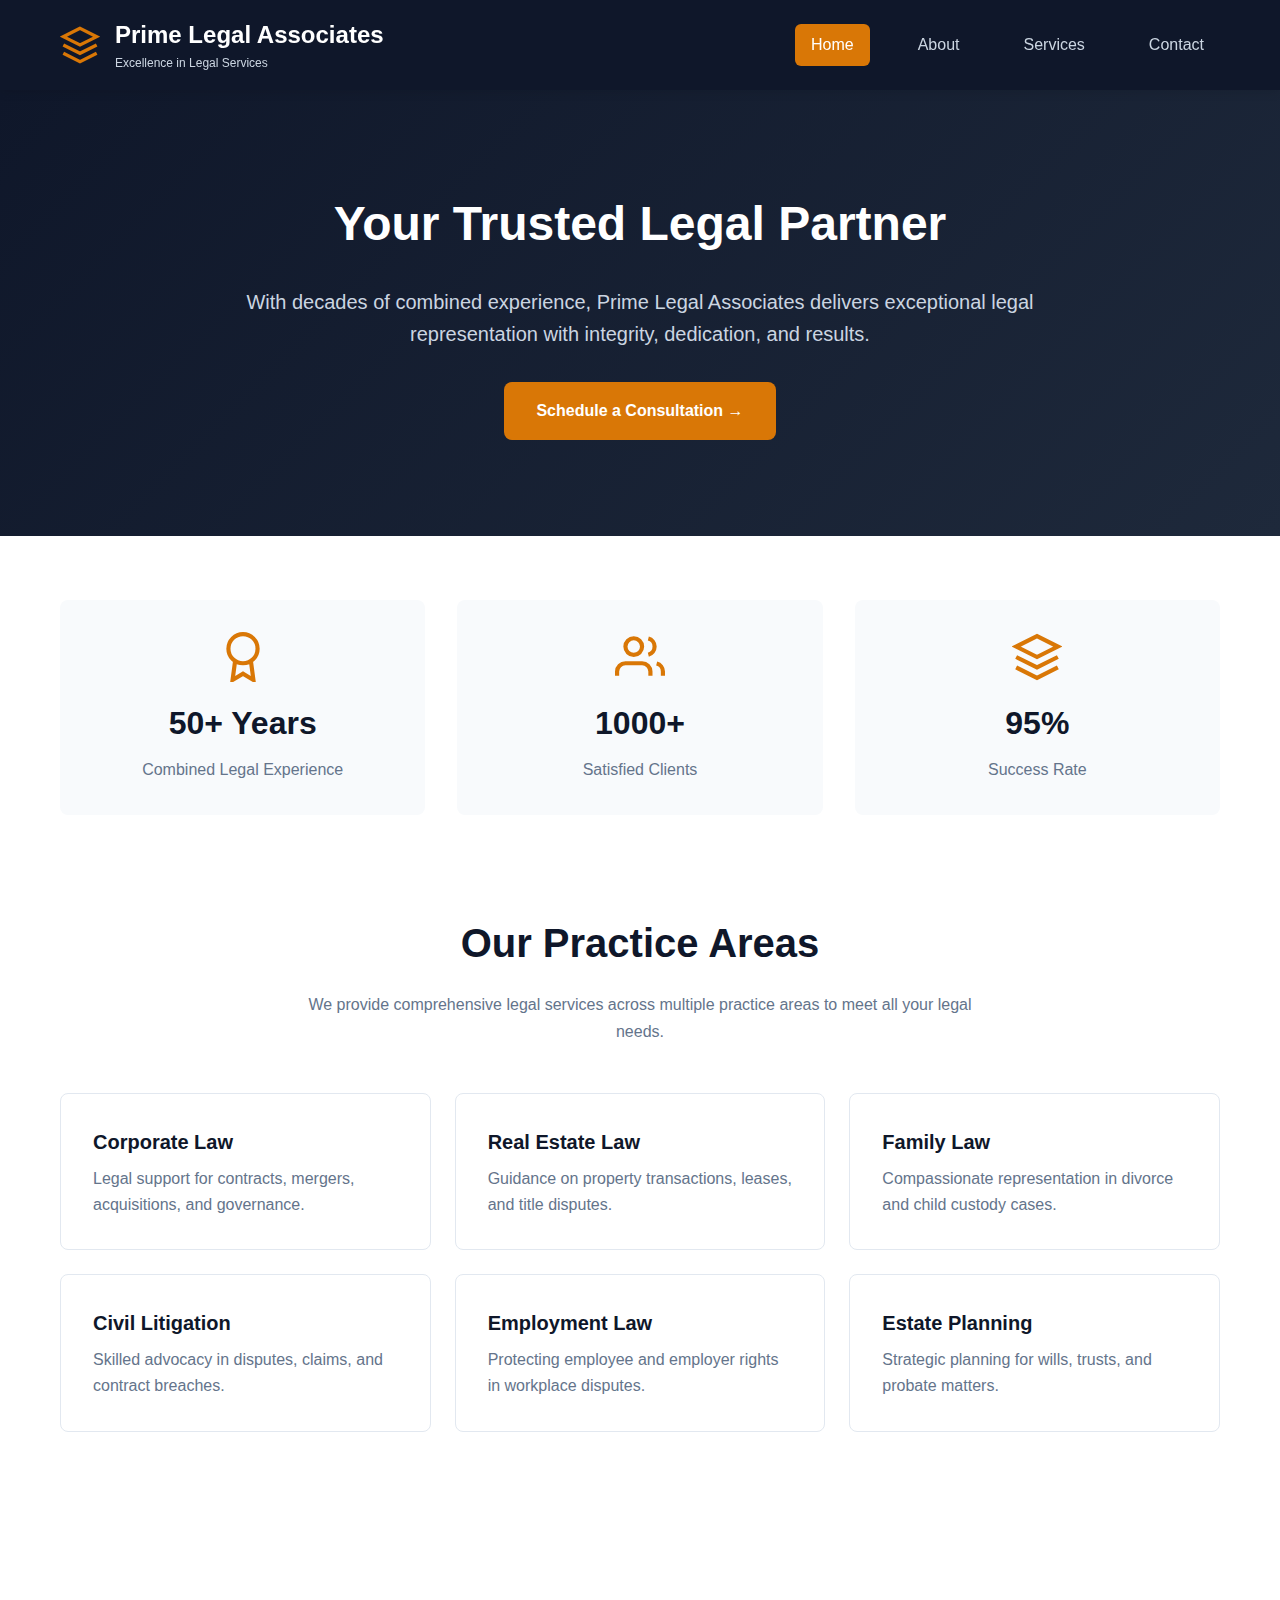
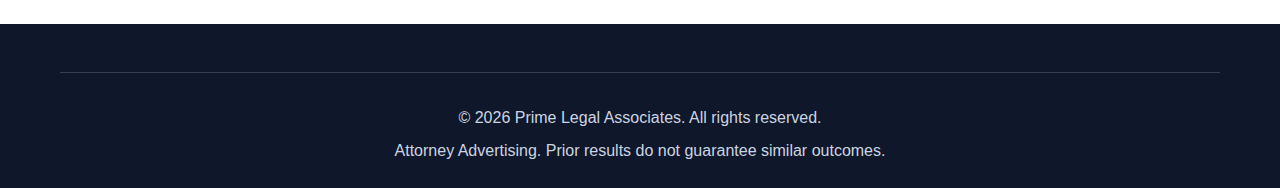
<file: index.html>
<!DOCTYPE html>
<html lang="en">
<head>
    <meta charset="UTF-8">
    <meta name="viewport" content="width=device-width, initial-scale=1.0">
    <title>Prime Legal Associates | Home</title>

    <!-- Main stylesheet -->
    <link rel="stylesheet" href="style.css">
</head>
<body>

    <!-- ================= HEADER ================= -->
    <header>
        <div class="container">
            <div class="header-content">

                <!-- Logo -->
                <div class="logo">
                    <svg class="logo-icon" viewBox="0 0 24 24" fill="none" stroke="currentColor" stroke-width="2">
                        <path d="M12 2L2 7l10 5 10-5-10-5z"/>
                        <path d="M2 17l10 5 10-5"/>
                        <path d="M2 12l10 5 10-5"/>
                    </svg>

                    <div class="logo-text">
                        <h1>Prime Legal Associates</h1>
                        <p>Excellence in Legal Services</p>
                    </div>
                </div>

                <!-- Navigation -->
                <nav id="mainNav">
                    <a href="index.html" class="active">Home</a>
                    <a href="about.html">About</a>
                    <a href="services.html">Services</a>
                    <a href="contact.html">Contact</a>
                </nav>

                <!-- Mobile menu button -->
                <button class="mobile-menu" onclick="toggleMenu()">☰</button>

            </div>
        </div>
    </header>

    <!-- ================= HERO SECTION ================= -->
    <section class="hero">
        <div class="container">
            <h2>Your Trusted Legal Partner</h2>
            <p>
                With decades of combined experience, Prime Legal Associates delivers
                exceptional legal representation with integrity, dedication, and results.
            </p>
            <a href="contact.html" class="cta-button">
                Schedule a Consultation →
            </a>
        </div>
    </section>

    <!-- ================= STATS & SERVICES ================= -->
    <section class="stats">
        <div class="container">

            <!-- Stats -->
            <div class="stats-grid">

                <div class="stat-card">
                    <svg class="stat-icon" viewBox="0 0 24 24" fill="none" stroke="currentColor" stroke-width="2">
                        <circle cx="12" cy="8" r="7"/>
                        <polyline points="8.21 13.89 7 23 12 20 17 23 15.79 13.88"/>
                    </svg>
                    <h3>50+ Years</h3>
                    <p>Combined Legal Experience</p>
                </div>

                <div class="stat-card">
                    <svg class="stat-icon" viewBox="0 0 24 24" fill="none" stroke="currentColor" stroke-width="2">
                        <path d="M17 21v-2a4 4 0 0 0-4-4H5a4 4 0 0 0-4 4v2"/>
                        <circle cx="9" cy="7" r="4"/>
                        <path d="M23 21v-2a4 4 0 0 0-3-3.87"/>
                        <path d="M16 3.13a4 4 0 0 1 0 7.75"/>
                    </svg>
                    <h3>1000+</h3>
                    <p>Satisfied Clients</p>
                </div>

                <div class="stat-card">
                    <svg class="stat-icon" viewBox="0 0 24 24" fill="none" stroke="currentColor" stroke-width="2">
                        <path d="M12 2L2 7l10 5 10-5-10-5z"/>
                        <path d="M2 17l10 5 10-5"/>
                        <path d="M2 12l10 5 10-5"/>
                    </svg>
                    <h3>95%</h3>
                    <p>Success Rate</p>
                </div>

            </div>

            <!-- Services -->
            <div class="services">
                <div class="section-header">
                    <h2>Our Practice Areas</h2>
                    <p>
                        We provide comprehensive legal services across multiple practice
                        areas to meet all your legal needs.
                    </p>
                </div>

                <div class="services-grid">

                    <div class="service-card">
                        <h3>Corporate Law</h3>
                        <p>Legal support for contracts, mergers, acquisitions, and governance.</p>
                    </div>

                    <div class="service-card">
                        <h3>Real Estate Law</h3>
                        <p>Guidance on property transactions, leases, and title disputes.</p>
                    </div>

                    <div class="service-card">
                        <h3>Family Law</h3>
                        <p>Compassionate representation in divorce and child custody cases.</p>
                    </div>

                    <div class="service-card">
                        <h3>Civil Litigation</h3>
                        <p>Skilled advocacy in disputes, claims, and contract breaches.</p>
                    </div>

                    <div class="service-card">
                        <h3>Employment Law</h3>
                        <p>Protecting employee and employer rights in workplace disputes.</p>
                    </div>

                    <div class="service-card">
                        <h3>Estate Planning</h3>
                        <p>Strategic planning for wills, trusts, and probate matters.</p>
                    </div>

                </div>
            </div>

        </div>
    </section>

    <!-- ================= FOOTER ================= -->
    <footer>
        <div class="container">
            <div class="footer-bottom">
                <p>&copy; 2026 Prime Legal Associates. All rights reserved.</p>
                <p class="disclaimer">
                    Attorney Advertising. Prior results do not guarantee similar outcomes.
                </p>
            </div>
        </div>
    </footer>

    <!-- ================= JAVASCRIPT ================= -->
    <script>
        function toggleMenu() {
            const nav = document.getElementById("mainNav");

            if (nav.style.display === "flex") {
                nav.style.display = "none";
            } else {
                nav.style.display = "flex";
                nav.style.flexDirection = "column";
                nav.style.position = "absolute";
                nav.style.top = "70px";
                nav.style.right = "20px";
                nav.style.backgroundColor = "#0f172a";
                nav.style.padding = "1rem";
                nav.style.borderRadius = "8px";
            }
        }
    </script>

</body>
</html>
</file>
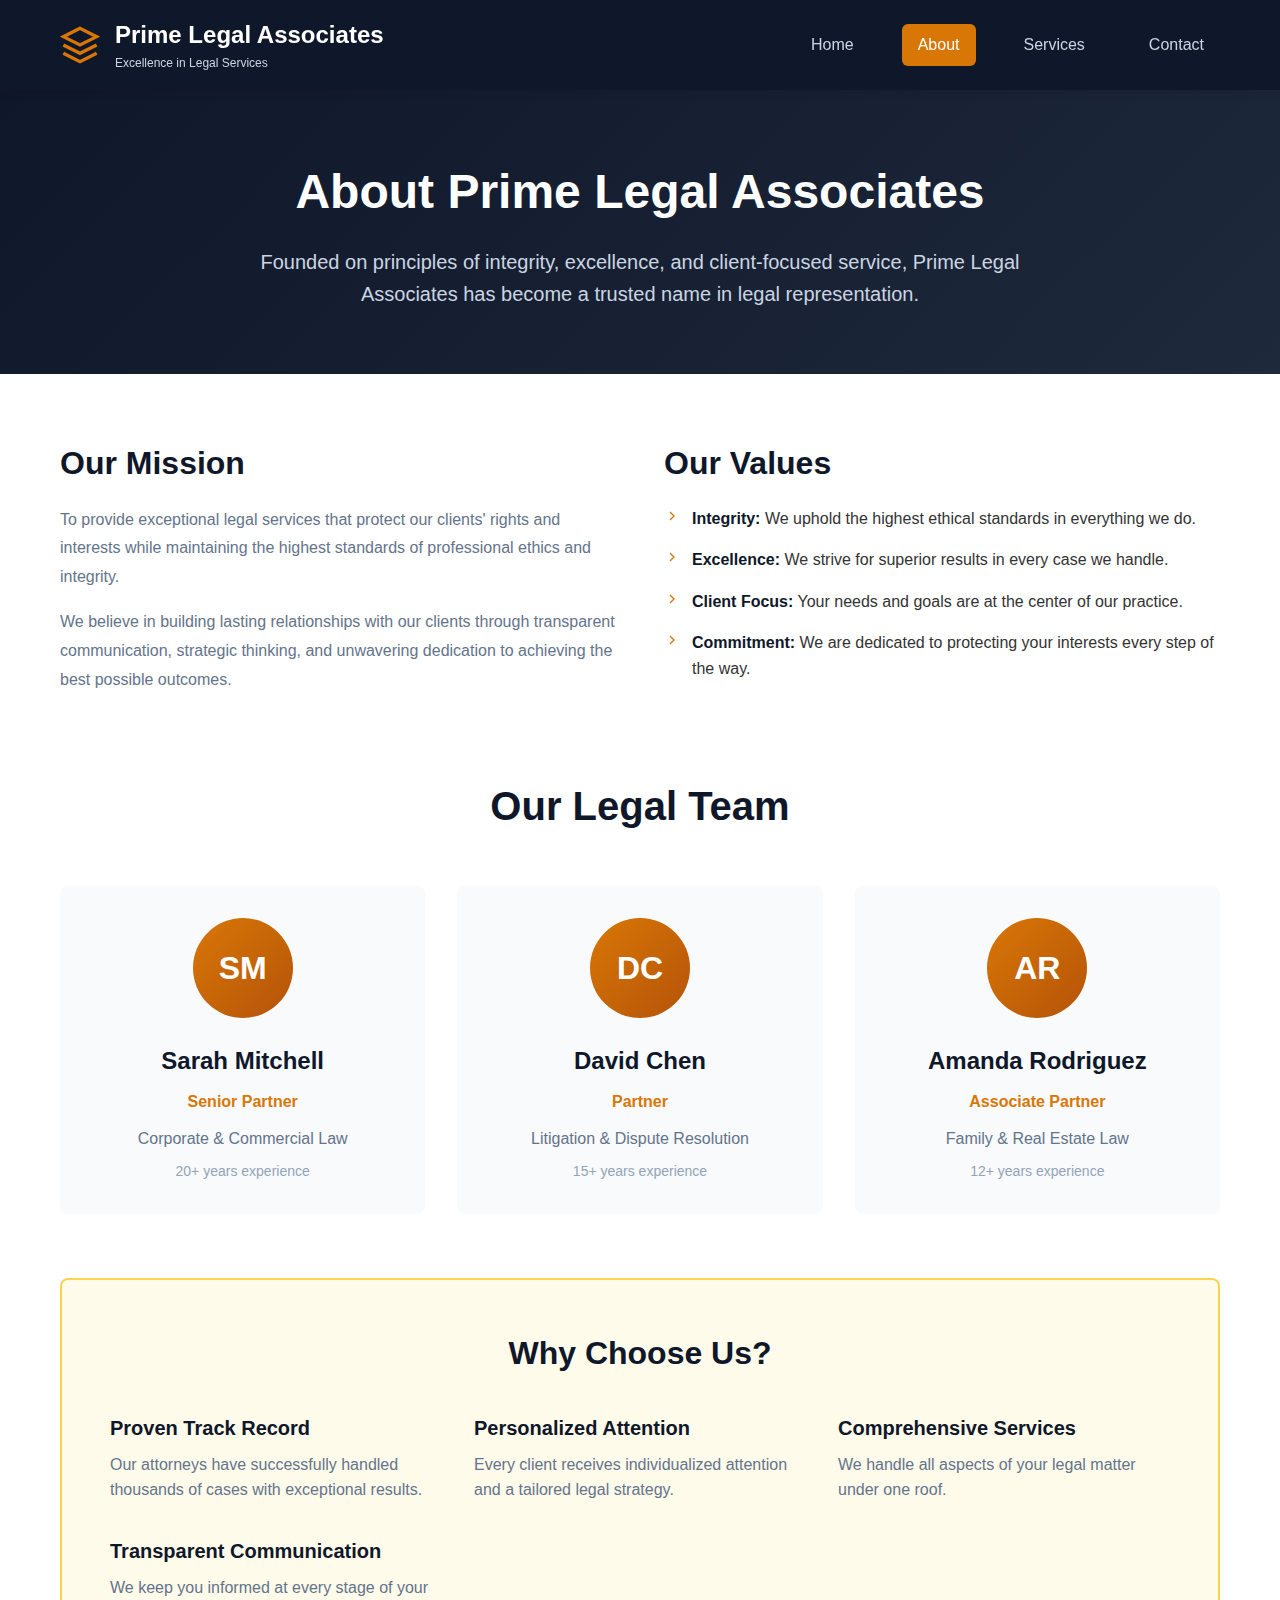
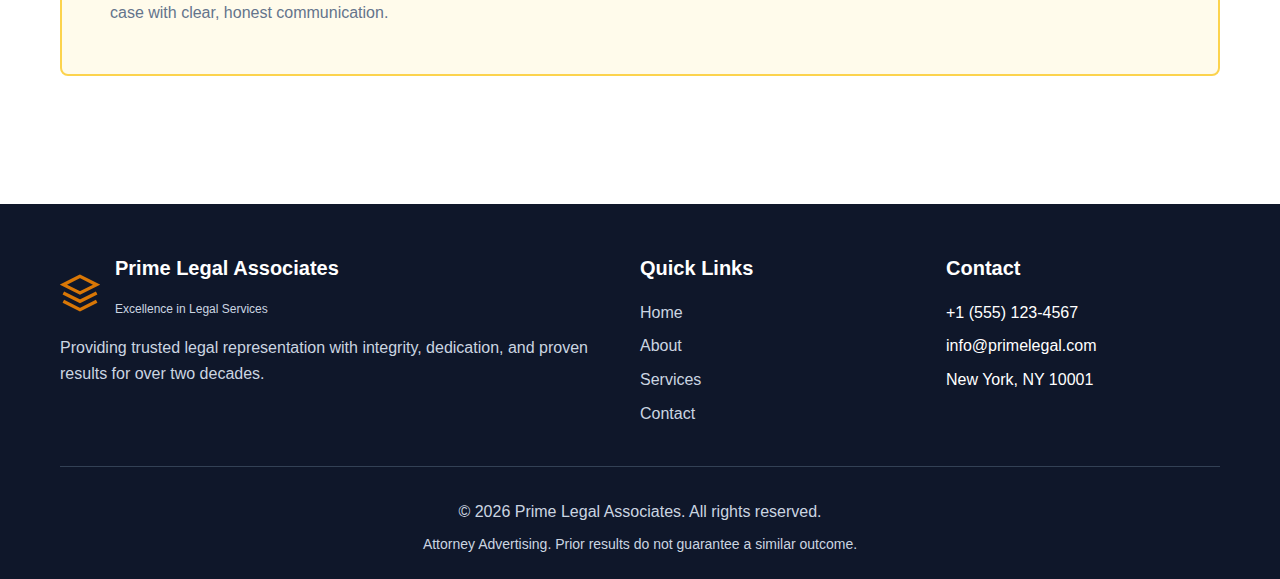
<file: about.html>
<!DOCTYPE html>
<html lang="en">
<head>
    <meta charset="UTF-8">
    <meta name="viewport" content="width=device-width, initial-scale=1.0">
    <title>About Us - Prime Legal Associates</title>
    <style>
        * {
            margin: 0;
            padding: 0;
            box-sizing: border-box;
        }

        body {
            font-family: -apple-system, BlinkMacSystemFont, 'Segoe UI', Roboto, 'Helvetica Neue', Arial, sans-serif;
            line-height: 1.6;
            color: #333;
        }

        /* Header Styles */
        header {
            background: #0f172a;
            color: white;
            padding: 1rem 0;
            position: sticky;
            top: 0;
            z-index: 1000;
            box-shadow: 0 2px 10px rgba(0,0,0,0.1);
        }

        .container {
            max-width: 1200px;
            margin: 0 auto;
            padding: 0 20px;
        }

        .header-content {
            display: flex;
            justify-content: space-between;
            align-items: center;
        }

        .logo {
            display: flex;
            align-items: center;
            gap: 15px;
        }

        .logo-icon {
            width: 40px;
            height: 40px;
            color: #d97706;
        }

        .logo-text h1 {
            font-size: 1.5rem;
            font-weight: bold;
        }

        .logo-text p {
            font-size: 0.75rem;
            color: #cbd5e1;
        }

        nav {
            display: flex;
            gap: 2rem;
        }

        nav a {
            color: #cbd5e1;
            text-decoration: none;
            padding: 0.5rem 1rem;
            border-radius: 6px;
            transition: all 0.3s;
        }

        nav a:hover, nav a.active {
            background: #d97706;
            color: white;
        }

        .mobile-menu {
            display: none;
            background: none;
            border: none;
            color: white;
            font-size: 1.5rem;
            cursor: pointer;
        }

        /* Page Header */
        .page-header {
            background: linear-gradient(135deg, #0f172a 0%, #1e293b 100%);
            color: white;
            padding: 4rem 0;
            text-align: center;
        }

        .page-header h2 {
            font-size: 3rem;
            margin-bottom: 1rem;
        }

        .page-header p {
            font-size: 1.25rem;
            color: #cbd5e1;
            max-width: 800px;
            margin: 0 auto;
        }

        /* Main Content */
        .main-content {
            padding: 4rem 0;
        }

        .content-grid {
            display: grid;
            grid-template-columns: repeat(auto-fit, minmax(300px, 1fr));
            gap: 3rem;
            margin-bottom: 4rem;
        }

        .content-section h3 {
            font-size: 2rem;
            margin-bottom: 1rem;
            color: #0f172a;
        }

        .content-section p {
            color: #64748b;
            margin-bottom: 1rem;
            line-height: 1.8;
        }

        /* Values List */
        .values-list {
            list-style: none;
        }

        .values-list li {
            display: flex;
            align-items: flex-start;
            margin-bottom: 1rem;
            padding-left: 0;
        }

        .values-list svg {
            width: 16px;
            height: 16px;
            color: #d97706;
            margin-right: 0.75rem;
            margin-top: 2px;
            flex-shrink: 0;
            min-width: 16px;
        }

        .values-list strong {
            color: #0f172a;
        }

        /* Team Section */
        .team-section {
            margin-bottom: 4rem;
        }

        .section-title {
            text-align: center;
            font-size: 2.5rem;
            margin-bottom: 3rem;
            color: #0f172a;
        }

        .team-grid {
            display: grid;
            grid-template-columns: repeat(auto-fit, minmax(280px, 1fr));
            gap: 2rem;
        }

        .team-card {
            background: #f8fafc;
            border-radius: 8px;
            padding: 2rem;
            text-align: center;
        }

        .team-avatar {
            width: 100px;
            height: 100px;
            background: linear-gradient(135deg, #d97706 0%, #b45309 100%);
            border-radius: 50%;
            margin: 0 auto 1.5rem;
            display: flex;
            align-items: center;
            justify-content: center;
            font-size: 2rem;
            font-weight: bold;
            color: white;
        }

        .team-card h4 {
            font-size: 1.5rem;
            margin-bottom: 0.5rem;
            color: #0f172a;
        }

        .team-role {
            color: #d97706;
            font-weight: 600;
            margin-bottom: 0.75rem;
        }

        .team-specialty {
            color: #64748b;
            margin-bottom: 0.5rem;
        }

        .team-experience {
            color: #94a3b8;
            font-size: 0.875rem;
        }

        /* Why Choose Us Section */
        .why-choose {
            background: #fffbeb;
            border: 2px solid #fcd34d;
            border-radius: 8px;
            padding: 3rem;
        }

        .why-choose h3 {
            text-align: center;
            font-size: 2rem;
            margin-bottom: 2rem;
            color: #0f172a;
        }

        .features-grid {
            display: grid;
            grid-template-columns: repeat(auto-fit, minmax(250px, 1fr));
            gap: 2rem;
        }

        .feature-item h4 {
            font-size: 1.25rem;
            margin-bottom: 0.5rem;
            color: #0f172a;
        }

        .feature-item p {
            color: #64748b;
        }

        /* Footer */
        footer {
            background: #0f172a;
            color: white;
            padding: 3rem 0 1rem;
            margin-top: 4rem;
        }

        .footer-grid {
            display: grid;
            grid-template-columns: 2fr 1fr 1fr;
            gap: 2rem;
            margin-bottom: 2rem;
        }

        .footer-section h3 {
            font-size: 1.25rem;
            margin-bottom: 1rem;
        }

        .footer-section p {
            color: #cbd5e1;
            margin-bottom: 1rem;
        }

        .footer-links {
            list-style: none;
        }

        .footer-links li {
            margin-bottom: 0.5rem;
        }

        .footer-links a {
            color: #cbd5e1;
            text-decoration: none;
            transition: color 0.3s;
        }

        .footer-links a:hover {
            color: #d97706;
        }

        .footer-bottom {
            border-top: 1px solid #334155;
            padding-top: 2rem;
            text-align: center;
            color: #cbd5e1;
        }

        .footer-bottom p {
            margin-bottom: 0.5rem;
        }

        /* Responsive */
        @media (max-width: 768px) {
            nav {
                display: none;
            }

            .mobile-menu {
                display: block;
            }

            .page-header h2 {
                font-size: 2rem;
            }

            .page-header p {
                font-size: 1rem;
            }

            .content-grid {
                grid-template-columns: 1fr;
            }

            .footer-grid {
                grid-template-columns: 1fr;
            }

            .team-grid {
                grid-template-columns: 1fr;
            }

            .features-grid {
                grid-template-columns: 1fr;
            }
        }

        svg {
            display: block;
        }
    </style>
</head>
<body>
    <!-- Header -->
    <header>
        <div class="container">
            <div class="header-content">
                <div class="logo">
                    <svg class="logo-icon" viewBox="0 0 24 24" fill="none" stroke="currentColor" stroke-width="2">
                        <path d="M12 2L2 7l10 5 10-5-10-5z"/>
                        <path d="M2 17l10 5 10-5"/>
                        <path d="M2 12l10 5 10-5"/>
                    </svg>
                    <div class="logo-text">
                        <h1>Prime Legal Associates</h1>
                        <p>Excellence in Legal Services</p>
                    </div>
                </div>
                <nav id="mainNav">
                    <a href="index.html">Home</a>
                    <a href="about.html" class="active">About</a>
                    <a href="services.html">Services</a>
                    <a href="contact.html">Contact</a>
                </nav>
                <button class="mobile-menu" onclick="toggleMenu()">☰</button>
            </div>
        </div>
    </header>

    <!-- Page Header -->
    <section class="page-header">
        <div class="container">
            <h2>About Prime Legal Associates</h2>
            <p>Founded on principles of integrity, excellence, and client-focused service, Prime Legal Associates has become a trusted name in legal representation.</p>
        </div>
    </section>

    <!-- Main Content -->
    <section class="main-content">
        <div class="container">
            <!-- Mission and Values -->
            <div class="content-grid">
                <div class="content-section">
                    <h3>Our Mission</h3>
                    <p>To provide exceptional legal services that protect our clients' rights and interests while maintaining the highest standards of professional ethics and integrity.</p>
                    <p>We believe in building lasting relationships with our clients through transparent communication, strategic thinking, and unwavering dedication to achieving the best possible outcomes.</p>
                </div>

                <div class="content-section">
                    <h3>Our Values</h3>
                    <ul class="values-list">
                        <li>
                            <svg viewBox="0 0 24 24" fill="none" stroke="currentColor" stroke-width="2">
                                <polyline points="9 18 15 12 9 6"/>
                            </svg>
                            <span><strong>Integrity:</strong> We uphold the highest ethical standards in everything we do.</span>
                        </li>
                        <li>
                            <svg viewBox="0 0 24 24" fill="none" stroke="currentColor" stroke-width="2">
                                <polyline points="9 18 15 12 9 6"/>
                            </svg>
                            <span><strong>Excellence:</strong> We strive for superior results in every case we handle.</span>
                        </li>
                        <li>
                            <svg viewBox="0 0 24 24" fill="none" stroke="currentColor" stroke-width="2">
                                <polyline points="9 18 15 12 9 6"/>
                            </svg>
                            <span><strong>Client Focus:</strong> Your needs and goals are at the center of our practice.</span>
                        </li>
                        <li>
                            <svg viewBox="0 0 24 24" fill="none" stroke="currentColor" stroke-width="2">
                                <polyline points="9 18 15 12 9 6"/>
                            </svg>
                            <span><strong>Commitment:</strong> We are dedicated to protecting your interests every step of the way.</span>
                        </li>
                    </ul>
                </div>
            </div>

            <!-- Team Section -->
            <div class="team-section">
                <h3 class="section-title">Our Legal Team</h3>
                <div class="team-grid">
                    <div class="team-card">
                        <div class="team-avatar">SM</div>
                        <h4>Sarah Mitchell</h4>
                        <p class="team-role">Senior Partner</p>
                        <p class="team-specialty">Corporate & Commercial Law</p>
                        <p class="team-experience">20+ years experience</p>
                    </div>

                    <div class="team-card">
                        <div class="team-avatar">DC</div>
                        <h4>David Chen</h4>
                        <p class="team-role">Partner</p>
                        <p class="team-specialty">Litigation & Dispute Resolution</p>
                        <p class="team-experience">15+ years experience</p>
                    </div>

                    <div class="team-card">
                        <div class="team-avatar">AR</div>
                        <h4>Amanda Rodriguez</h4>
                        <p class="team-role">Associate Partner</p>
                        <p class="team-specialty">Family & Real Estate Law</p>
                        <p class="team-experience">12+ years experience</p>
                    </div>
                </div>
            </div>

            <!-- Why Choose Us -->
            <div class="why-choose">
                <h3>Why Choose Us?</h3>
                <div class="features-grid">
                    <div class="feature-item">
                        <h4>Proven Track Record</h4>
                        <p>Our attorneys have successfully handled thousands of cases with exceptional results.</p>
                    </div>
                    <div class="feature-item">
                        <h4>Personalized Attention</h4>
                        <p>Every client receives individualized attention and a tailored legal strategy.</p>
                    </div>
                    <div class="feature-item">
                        <h4>Comprehensive Services</h4>
                        <p>We handle all aspects of your legal matter under one roof.</p>
                    </div>
                    <div class="feature-item">
                        <h4>Transparent Communication</h4>
                        <p>We keep you informed at every stage of your case with clear, honest communication.</p>
                    </div>
                </div>
            </div>
        </div>
    </section>

    <!-- Footer -->
    <footer>
        <div class="container">
            <div class="footer-grid">
                <div class="footer-section">
                    <div class="logo">
                        <svg class="logo-icon" viewBox="0 0 24 24" fill="none" stroke="currentColor" stroke-width="2">
                            <path d="M12 2L2 7l10 5 10-5-10-5z"/>
                            <path d="M2 17l10 5 10-5"/>
                            <path d="M2 12l10 5 10-5"/>
                        </svg>
                        <div class="logo-text">
                            <h3>Prime Legal Associates</h3>
                            <p>Excellence in Legal Services</p>
                        </div>
                    </div>
                    <p>Providing trusted legal representation with integrity, dedication, and proven results for over two decades.</p>
                </div>

                <div class="footer-section">
                    <h3>Quick Links</h3>
                    <ul class="footer-links">
                        <li><a href="index.html">Home</a></li>
                        <li><a href="about.html">About</a></li>
                        <li><a href="services.html">Services</a></li>
                        <li><a href="contact.html">Contact</a></li>
                    </ul>
                </div>

                <div class="footer-section">
                    <h3>Contact</h3>
                    <ul class="footer-links">
                        <li>+1 (555) 123-4567</li>
                        <li>info@primelegal.com</li>
                        <li>New York, NY 10001</li>
                    </ul>
                </div>
            </div>

            <div class="footer-bottom">
                <p>&copy; 2026 Prime Legal Associates. All rights reserved.</p>
                <p style="font-size: 0.875rem;">Attorney Advertising. Prior results do not guarantee a similar outcome.</p>
            </div>
        </div>
    </footer>

    <script>
        function toggleMenu() {
            const nav = document.getElementById('mainNav');
            if (nav.style.display === 'flex') {
                nav.style.display = 'none';
            } else {
                nav.style.display = 'flex';
                nav.style.flexDirection = 'column';
                nav.style.position = 'absolute';
                nav.style.top = '70px';
                nav.style.right = '20px';
                nav.style.background = '#0f172a';
                nav.style.padding = '1rem';
                nav.style.borderRadius = '8px';
            }
        }
    </script>
</body>
</html>
</file>
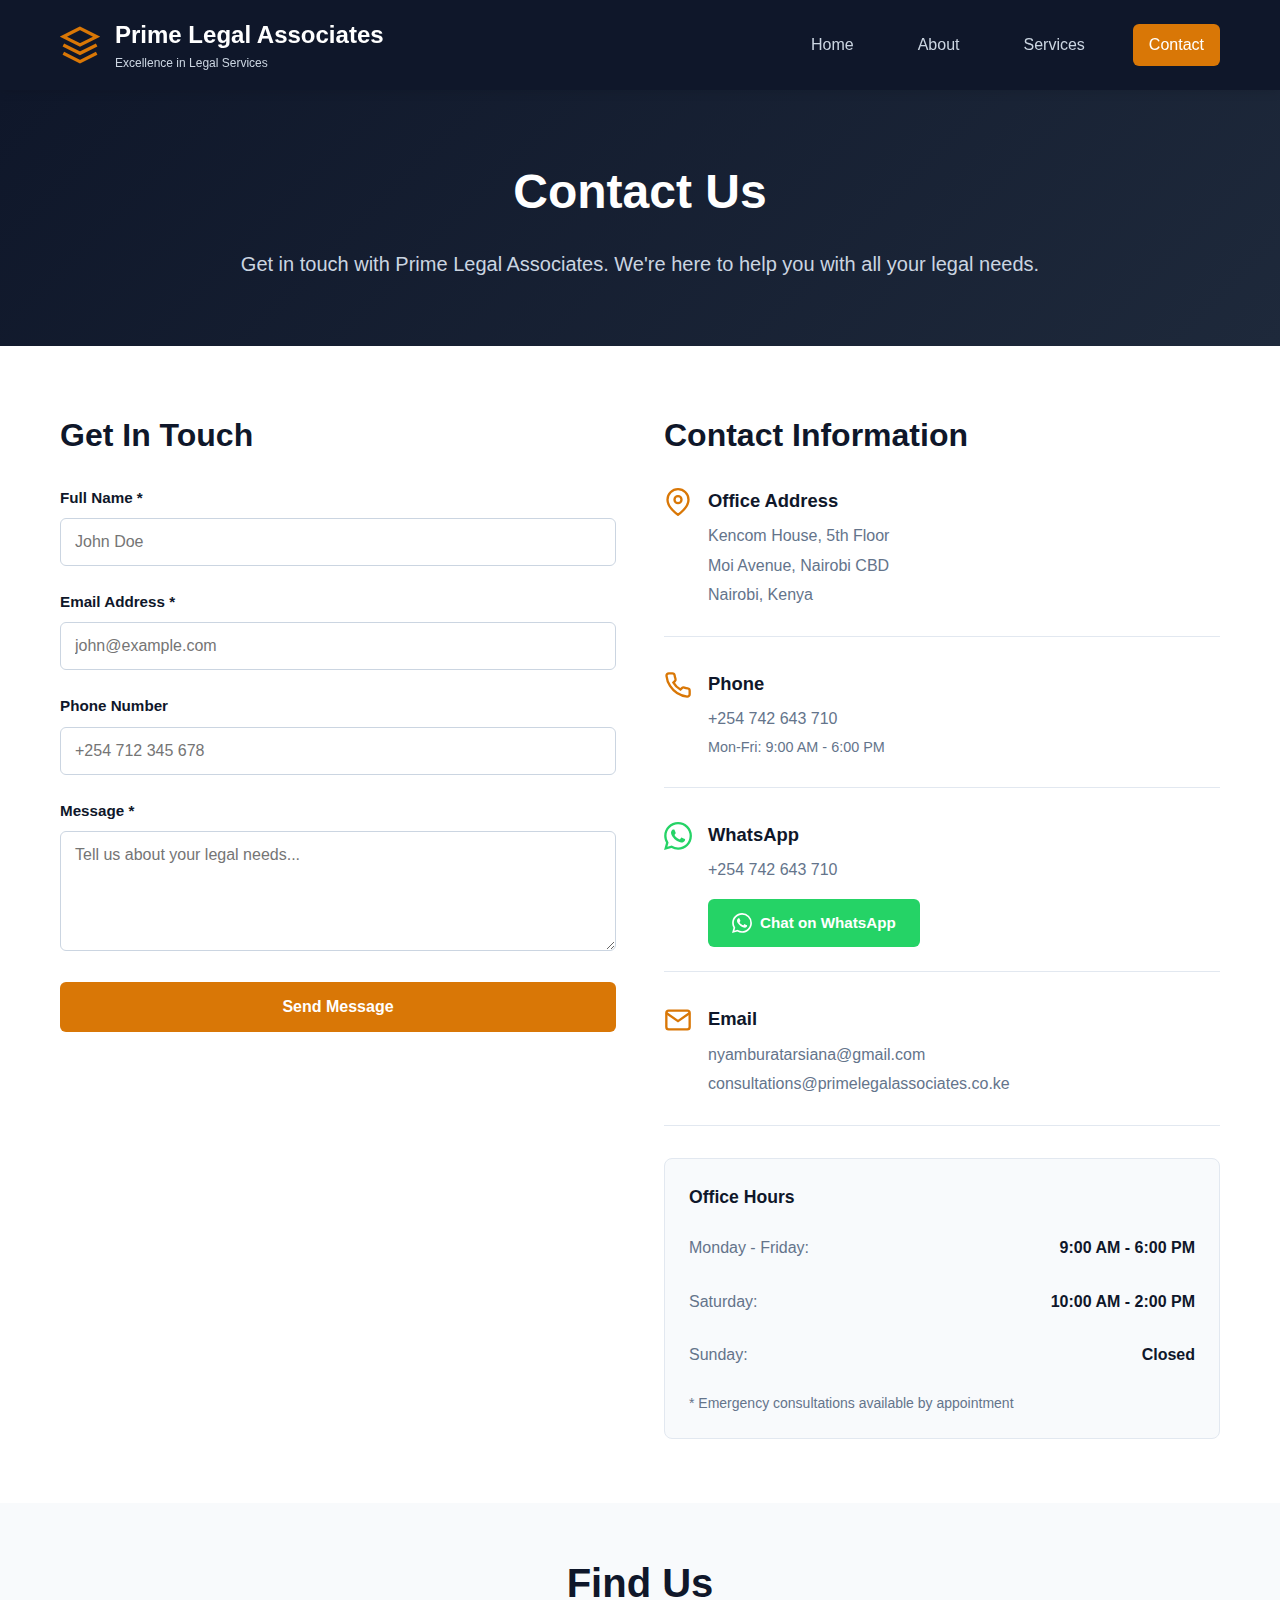
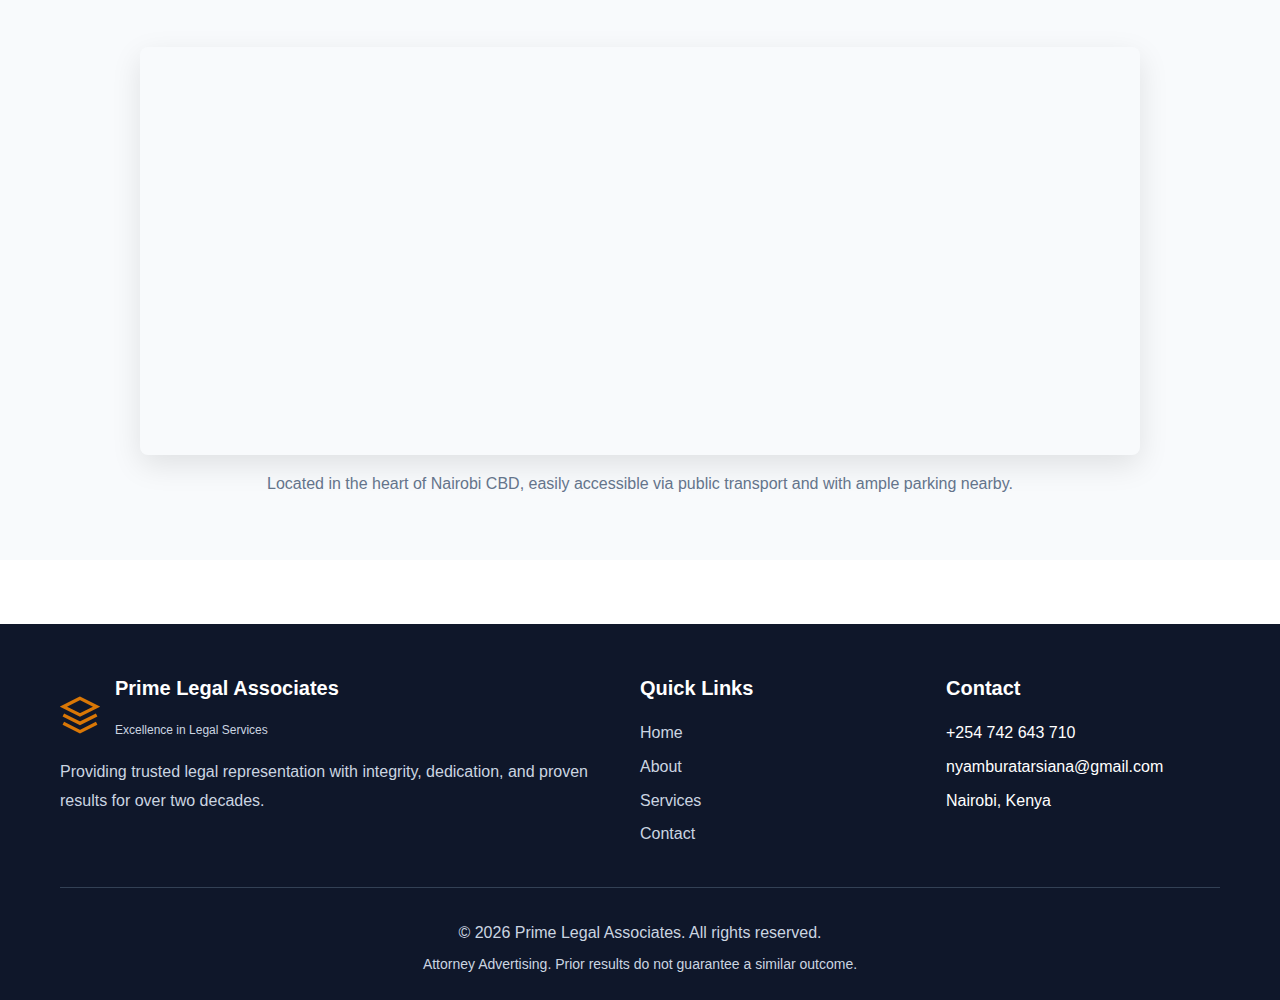
<file: contact.html>
<!DOCTYPE html>
<html lang="en">
<head>
    <meta charset="UTF-8">
    <meta name="viewport" content="width=device-width, initial-scale=1.0">
    <title>Contact Us - Prime Legal Associates</title>
    <link rel="stylesheet" href="style.css">
</head>
<body>
    <!-- Header -->
    <header>
        <div class="container">
            <div class="header-content">
                <div class="logo">
                    <svg class="logo-icon" viewBox="0 0 24 24" fill="none" stroke="currentColor" stroke-width="2">
                        <path d="M12 2L2 7l10 5 10-5-10-5z"/>
                        <path d="M2 17l10 5 10-5"/>
                        <path d="M2 12l10 5 10-5"/>
                    </svg>
                    <div class="logo-text">
                        <h1>Prime Legal Associates</h1>
                        <p>Excellence in Legal Services</p>
                    </div>
                </div>
                <nav id="mainNav">
                    <a href="index.html">Home</a>
                    <a href="about.html">About</a>
                    <a href="services.html">Services</a>
                    <a href="contact.html" class="active">Contact</a>
                </nav>
                <button class="mobile-menu" onclick="toggleMenu()">☰</button>
            </div>
        </div>
    </header>

    <!-- Page Header -->
    <section class="page-header">
        <div class="container">
            <h2>Contact Us</h2>
            <p>Get in touch with Prime Legal Associates. We're here to help you with all your legal needs.</p>
        </div>
    </section>

    <!-- Contact Content -->
    <section class="contact-content">
        <div class="container">
            <div class="contact-grid">
                <!-- Contact Form -->
                <div class="contact-form">
                    <h3>Get In Touch</h3>
                    
                    <div id="successMessage" class="success-message" style="display: none;">
                        <p><strong>Thank you for contacting us!</strong></p>
                        <p>We'll get back to you within 24 hours.</p>
                    </div>

                    <div id="errorMessage" class="error-message" style="display: none; background-color: #fee; border: 1px solid #fcc; padding: 1rem; border-radius: 8px; margin-bottom: 1rem;">
                        <p><strong>Oops! Something went wrong.</strong></p>
                        <p>Please try again or contact us via WhatsApp.</p>
                    </div>

                    <form id="contactForm">
                        <!-- IMPORTANT: Get your access key from https://web3forms.com -->
                        <input type="hidden" name="access_key" value="5e497607-f000-4c72-93e9-36d68eaa4527">
                        <input type="hidden" name="subject" value="New Contact Form Submission from Prime Legal Website">
                        <input type="hidden" name="redirect" value="">
                        
                        <div class="form-group">
                            <label for="fullName">Full Name *</label>
                            <input type="text" id="fullName" name="name" placeholder="John Doe" required>
                        </div>

                        <div class="form-group">
                            <label for="email">Email Address *</label>
                            <input type="email" id="email" name="email" placeholder="john@example.com" required>
                        </div>

                        <div class="form-group">
                            <label for="phone">Phone Number</label>
                            <input type="tel" id="phone" name="phone" placeholder="+254 712 345 678">
                        </div>

                        <div class="form-group">
                            <label for="message">Message *</label>
                            <textarea id="message" name="message" rows="5" placeholder="Tell us about your legal needs..." required></textarea>
                        </div>

                        <button type="submit" class="submit-button" id="submitBtn">Send Message</button>
                    </form>
                </div>

                <!-- Contact Information -->
                <div class="contact-info">
                    <h3>Contact Information</h3>

                    <!-- Office Address -->
                    <div class="info-item">
                        <svg class="info-icon" viewBox="0 0 24 24" fill="none" stroke="currentColor" stroke-width="2">
                            <path d="M21 10c0 7-9 13-9 13s-9-6-9-13a9 9 0 0 1 18 0z"/>
                            <circle cx="12" cy="10" r="3"/>
                        </svg>
                        <div class="info-content">
                            <h4>Office Address</h4>
                            <p>Kencom House, 5th Floor</p>
                            <p>Moi Avenue, Nairobi CBD</p>
                            <p>Nairobi, Kenya</p>
                        </div>
                    </div>

                    <!-- Phone -->
                    <div class="info-item">
                        <svg class="info-icon" viewBox="0 0 24 24" fill="none" stroke="currentColor" stroke-width="2">
                            <path d="M22 16.92v3a2 2 0 0 1-2.18 2 19.79 19.79 0 0 1-8.63-3.07 19.5 19.5 0 0 1-6-6 19.79 19.79 0 0 1-3.07-8.67A2 2 0 0 1 4.11 2h3a2 2 0 0 1 2 1.72 12.84 12.84 0 0 0 .7 2.81 2 2 0 0 1-.45 2.11L8.09 9.91a16 16 0 0 0 6 6l1.27-1.27a2 2 0 0 1 2.11-.45 12.84 12.84 0 0 0 2.81.7A2 2 0 0 1 22 16.92z"/>
                        </svg>
                        <div class="info-content">
                            <h4>Phone</h4>
                            <p>+254 742 643 710</p>
                            <p class="office-time">Mon-Fri: 9:00 AM - 6:00 PM</p>
                        </div>
                    </div>

                    <!-- WhatsApp -->
                    <div class="info-item">
                        <svg class="info-icon whatsapp-icon" viewBox="0 0 24 24" fill="currentColor">
                            <path d="M17.472 14.382c-.297-.149-1.758-.867-2.03-.967-.273-.099-.471-.148-.67.15-.197.297-.767.966-.94 1.164-.173.199-.347.223-.644.075-.297-.15-1.255-.463-2.39-1.475-.883-.788-1.48-1.761-1.653-2.059-.173-.297-.018-.458.13-.606.134-.133.298-.347.446-.52.149-.174.198-.298.298-.497.099-.198.05-.371-.025-.52-.075-.149-.669-1.612-.916-2.207-.242-.579-.487-.5-.669-.51-.173-.008-.371-.01-.57-.01-.198 0-.52.074-.792.372-.272.297-1.04 1.016-1.04 2.479 0 1.462 1.065 2.875 1.213 3.074.149.198 2.096 3.2 5.077 4.487.709.306 1.262.489 1.694.625.712.227 1.36.195 1.871.118.571-.085 1.758-.719 2.006-1.413.248-.694.248-1.289.173-1.413-.074-.124-.272-.198-.57-.347m-5.421 7.403h-.004a9.87 9.87 0 01-5.031-1.378l-.361-.214-3.741.982.998-3.648-.235-.374a9.86 9.86 0 01-1.51-5.26c.001-5.45 4.436-9.884 9.888-9.884 2.64 0 5.122 1.03 6.988 2.898a9.825 9.825 0 012.893 6.994c-.003 5.45-4.437 9.884-9.885 9.884m8.413-18.297A11.815 11.815 0 0012.05 0C5.495 0 .16 5.335.157 11.892c0 2.096.547 4.142 1.588 5.945L.057 24l6.305-1.654a11.882 11.882 0 005.683 1.448h.005c6.554 0 11.89-5.335 11.893-11.893a11.821 11.821 0 00-3.48-8.413z"/>
                        </svg>
                        <div class="info-content">
                            <h4>WhatsApp</h4>
                            <p>+254 742 643 710</p>
                            <a href="https://wa.me/254742643710?text=Hello%20Prime%20Legal%20Associates,%20I%20would%20like%20to%20inquire%20about%20your%20legal%20services." 
                               class="whatsapp-button" 
                               target="_blank">
                                <svg viewBox="0 0 24 24" fill="currentColor" width="20" height="20">
                                    <path d="M17.472 14.382c-.297-.149-1.758-.867-2.03-.967-.273-.099-.471-.148-.67.15-.197.297-.767.966-.94 1.164-.173.199-.347.223-.644.075-.297-.15-1.255-.463-2.39-1.475-.883-.788-1.48-1.761-1.653-2.059-.173-.297-.018-.458.13-.606.134-.133.298-.347.446-.52.149-.174.198-.298.298-.497.099-.198.05-.371-.025-.52-.075-.149-.669-1.612-.916-2.207-.242-.579-.487-.5-.669-.51-.173-.008-.371-.01-.57-.01-.198 0-.52.074-.792.372-.272.297-1.04 1.016-1.04 2.479 0 1.462 1.065 2.875 1.213 3.074.149.198 2.096 3.2 5.077 4.487.709.306 1.262.489 1.694.625.712.227 1.36.195 1.871.118.571-.085 1.758-.719 2.006-1.413.248-.694.248-1.289.173-1.413-.074-.124-.272-.198-.57-.347m-5.421 7.403h-.004a9.87 9.87 0 01-5.031-1.378l-.361-.214-3.741.982.998-3.648-.235-.374a9.86 9.86 0 01-1.51-5.26c.001-5.45 4.436-9.884 9.888-9.884 2.64 0 5.122 1.03 6.988 2.898a9.825 9.825 0 012.893 6.994c-.003 5.45-4.437 9.884-9.885 9.884m8.413-18.297A11.815 11.815 0 0012.05 0C5.495 0 .16 5.335.157 11.892c0 2.096.547 4.142 1.588 5.945L.057 24l6.305-1.654a11.882 11.882 0 005.683 1.448h.005c6.554 0 11.89-5.335 11.893-11.893a11.821 11.821 0 00-3.48-8.413z"/>
                                </svg>
                                Chat on WhatsApp
                            </a>
                        </div>
                    </div>

                    <!-- Email -->
                    <div class="info-item">
                        <svg class="info-icon" viewBox="0 0 24 24" fill="none" stroke="currentColor" stroke-width="2">
                            <path d="M4 4h16c1.1 0 2 .9 2 2v12c0 1.1-.9 2-2 2H4c-1.1 0-2-.9-2-2V6c0-1.1.9-2 2-2z"/>
                            <polyline points="22,6 12,13 2,6"/>
                        </svg>
                        <div class="info-content">
                            <h4>Email</h4>
                            <p>nyamburatarsiana@gmail.com</p>
                            <p>consultations@primelegalassociates.co.ke</p>
                        </div>
                    </div>

                    <!-- Office Hours Box -->
                    <div class="office-hours">
                        <h4>Office Hours</h4>
                        <div class="hours-row">
                            <span>Monday - Friday:</span>
                            <span>9:00 AM - 6:00 PM</span>
                        </div>
                        <div class="hours-row">
                            <span>Saturday:</span>
                            <span>10:00 AM - 2:00 PM</span>
                        </div>
                        <div class="hours-row">
                            <span>Sunday:</span>
                            <span>Closed</span>
                        </div>
                        <p style="font-size: 0.875rem; color: #64748b; margin-top: 1rem;">
                            * Emergency consultations available by appointment
                        </p>
                    </div>
                </div>
            </div>
        </div>
    </section>

    <!-- Map Section -->
    <section class="map-section">
        <div class="container">
            <h3 class="section-title">Find Us</h3>
            <div class="map-container">
                <iframe 
                    src="https://www.google.com/maps/embed?pb=!1m18!1m12!1m3!1d3988.817267933522!2d36.81910731475391!3d-1.2832533990632896!2m3!1f0!2f0!3f0!3m2!1i1024!2i768!4f13.1!3m3!1m2!1s0x182f10d6d4d9c5b9%3A0x9a8b6c4c9e1d0f5e!2sKencom%20House!5e0!3m2!1sen!2ske!4v1234567890123!5m2!1sen!2ske" 
                    width="100%" 
                    height="400" 
                    style="border:0; border-radius: 8px;" 
                    allowfullscreen="" 
                    loading="lazy" 
                    referrerpolicy="no-referrer-when-downgrade">
                </iframe>
            </div>
            <p style="text-align: center; margin-top: 1rem; color: #64748b;">
                Located in the heart of Nairobi CBD, easily accessible via public transport and with ample parking nearby.
            </p>
        </div>
    </section>

    <!-- Footer -->
    <footer>
        <div class="container">
            <div class="footer-grid">
                <div class="footer-section">
                    <div class="logo">
                        <svg class="logo-icon" viewBox="0 0 24 24" fill="none" stroke="currentColor" stroke-width="2">
                            <path d="M12 2L2 7l10 5 10-5-10-5z"/>
                            <path d="M2 17l10 5 10-5"/>
                            <path d="M2 12l10 5 10-5"/>
                        </svg>
                        <div class="logo-text">
                            <h3>Prime Legal Associates</h3>
                            <p>Excellence in Legal Services</p>
                        </div>
                    </div>
                    <p>Providing trusted legal representation with integrity, dedication, and proven results for over two decades.</p>
                </div>

                <div class="footer-section">
                    <h3>Quick Links</h3>
                    <ul class="footer-links">
                        <li><a href="index.html">Home</a></li>
                        <li><a href="about.html">About</a></li>
                        <li><a href="services.html">Services</a></li>
                        <li><a href="contact.html">Contact</a></li>
                    </ul>
                </div>

                <div class="footer-section">
                    <h3>Contact</h3>
                    <ul class="footer-links">
                        <li>+254 742 643 710</li>
                        <li>nyamburatarsiana@gmail.com</li>
                        <li>Nairobi, Kenya</li>
                    </ul>
                </div>
            </div>

            <div class="footer-bottom">
                <p>&copy; 2026 Prime Legal Associates. All rights reserved.</p>
                <p style="font-size: 0.875rem;">Attorney Advertising. Prior results do not guarantee a similar outcome.</p>
            </div>
        </div>
    </footer>

    <script src="script.js"></script>
    <script>
        // Contact form submission handler
        const form = document.getElementById('contactForm');
        const submitBtn = document.getElementById('submitBtn');
        const successMsg = document.getElementById('successMessage');
        const errorMsg = document.getElementById('errorMessage');

        form.addEventListener('submit', async function(e) {
            e.preventDefault();
            
            // Change button text
            submitBtn.textContent = 'Sending...';
            submitBtn.disabled = true;
            
            // Hide any previous messages
            successMsg.style.display = 'none';
            errorMsg.style.display = 'none';
            
            try {
                const formData = new FormData(form);
                const response = await fetch('https://api.web3forms.com/submit', {
                    method: 'POST',
                    body: formData
                });

                const data = await response.json();

                if (data.success) {
                    // Show success message
                    successMsg.style.display = 'block';
                    form.style.display = 'none';
                    
                    // Reset form
                    form.reset();
                    
                    // Reset everything after 5 seconds
                    setTimeout(() => {
                        successMsg.style.display = 'none';
                        form.style.display = 'block';
                        submitBtn.textContent = 'Send Message';
                        submitBtn.disabled = false;
                    }, 5000);
                } else {
                    throw new Error('Form submission failed');
                }
            } catch (error) {
                // Show error message
                errorMsg.style.display = 'block';
                submitBtn.textContent = 'Send Message';
                submitBtn.disabled = false;
            }
        });
    </script>
</body>
</html>
</file>
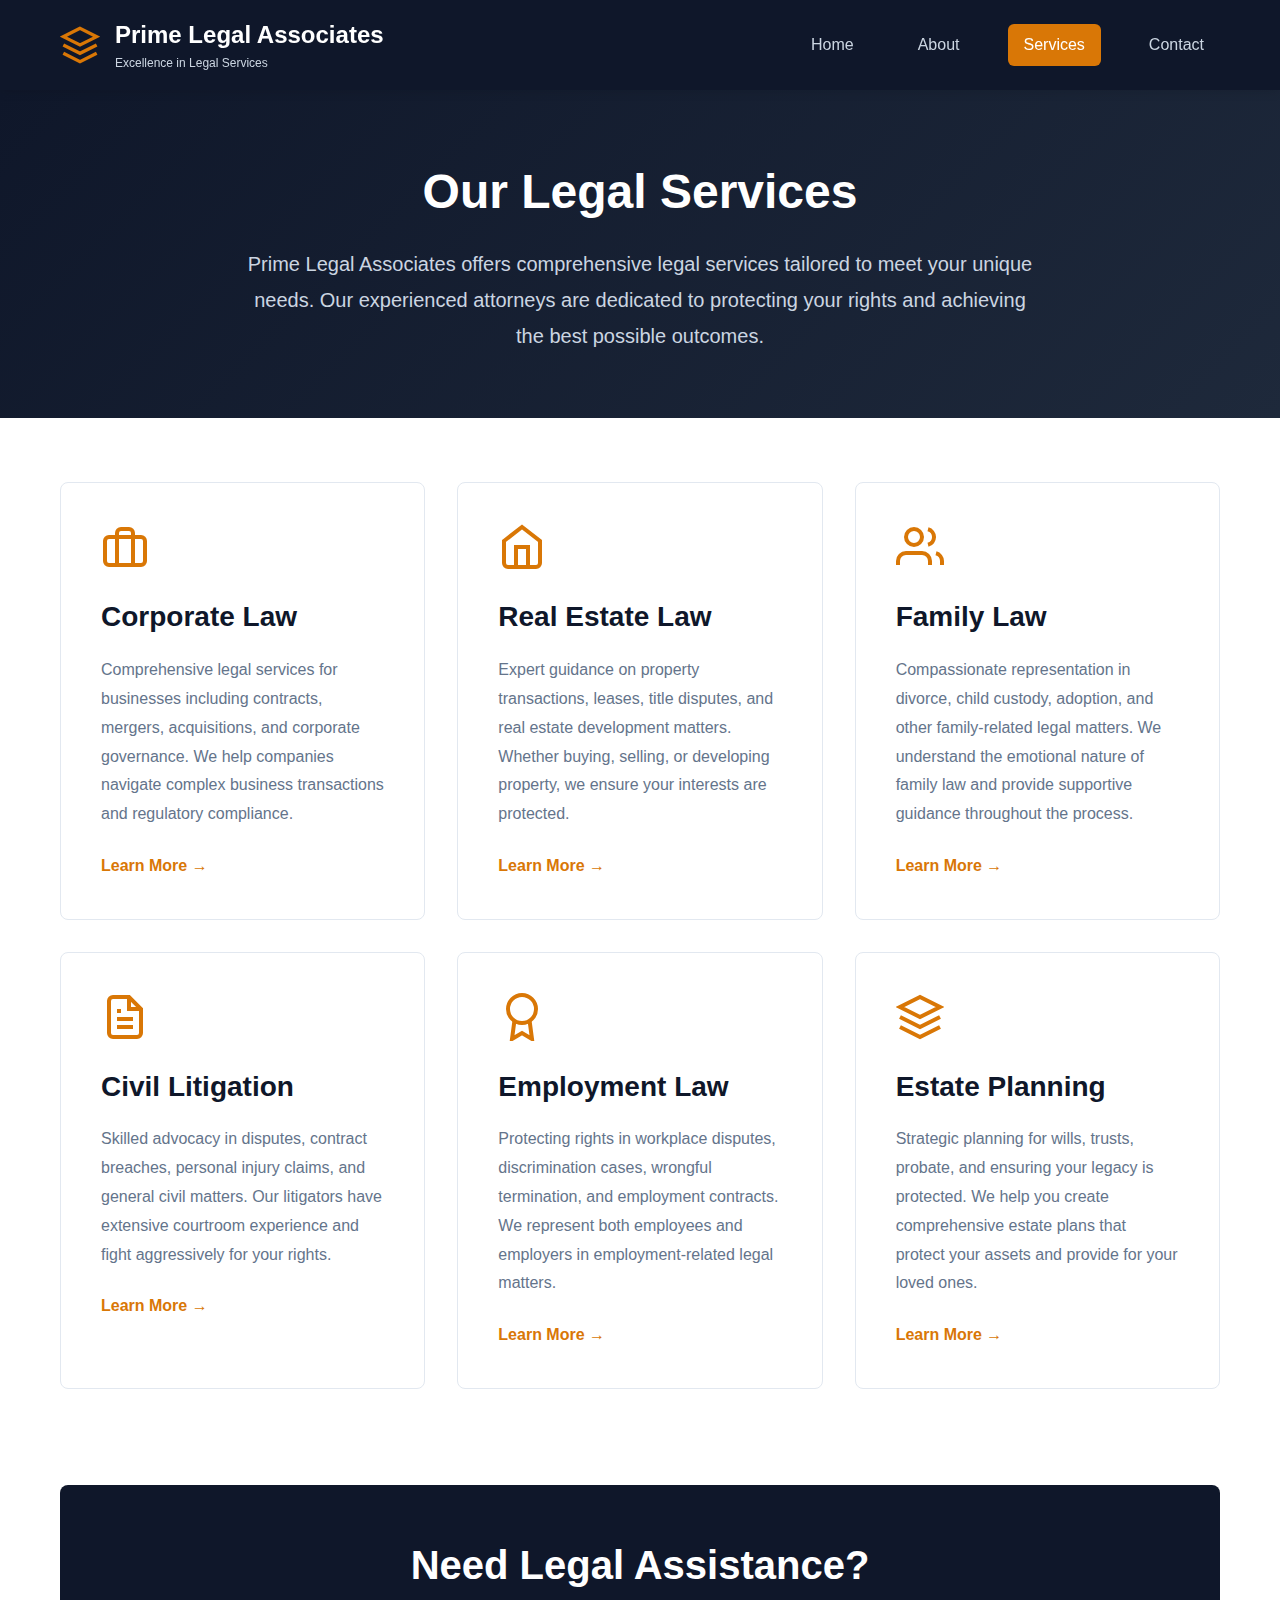
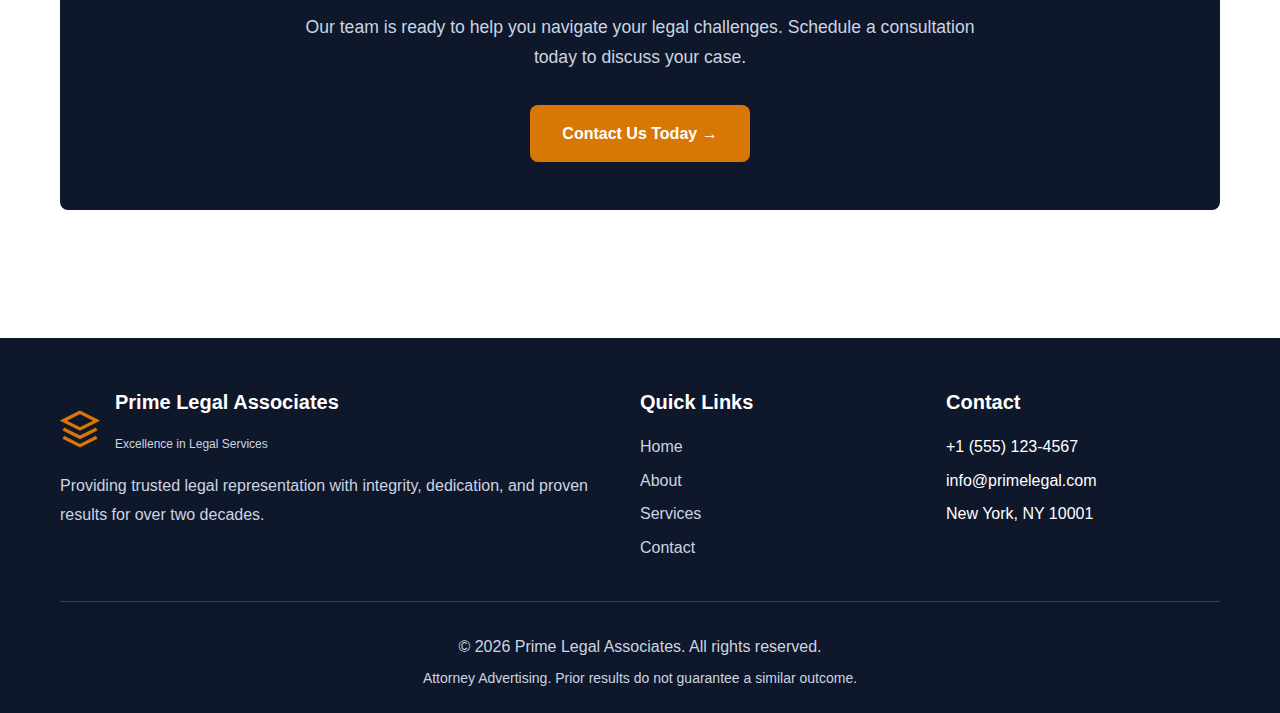
<file: services.html>
<!DOCTYPE html>
<html lang="en">
<head>
    <meta charset="UTF-8">
    <meta name="viewport" content="width=device-width, initial-scale=1.0">
    <title>Our Services - Prime Legal Associates</title>
    <link rel="stylesheet" href="style.css">
</head>
<body>
    <!-- Header -->
    <header>
        <div class="container">
            <div class="header-content">
                <div class="logo">
                    <svg class="logo-icon" viewBox="0 0 24 24" fill="none" stroke="currentColor" stroke-width="2">
                        <path d="M12 2L2 7l10 5 10-5-10-5z"/>
                        <path d="M2 17l10 5 10-5"/>
                        <path d="M2 12l10 5 10-5"/>
                    </svg>
                    <div class="logo-text">
                        <h1>Prime Legal Associates</h1>
                        <p>Excellence in Legal Services</p>
                    </div>
                </div>
                <nav id="mainNav">
                    <a href="index.html">Home</a>
                    <a href="about.html">About</a>
                    <a href="services.html" class="active">Services</a>
                    <a href="contact.html">Contact</a>
                </nav>
                <button class="mobile-menu" onclick="toggleMenu()">☰</button>
            </div>
        </div>
    </header>

    <!-- Page Header -->
    <section class="page-header">
        <div class="container">
            <h2>Our Legal Services</h2>
            <p>Prime Legal Associates offers comprehensive legal services tailored to meet your unique needs. Our experienced attorneys are dedicated to protecting your rights and achieving the best possible outcomes.</p>
        </div>
    </section>

    <!-- Services Content -->
    <section class="services-content">
        <div class="container">
            <div class="services-grid-detailed">
                <!-- Service 1: Corporate Law -->
                <div class="service-card-detailed">
                    <svg class="service-icon-large" viewBox="0 0 24 24" fill="none" stroke="currentColor" stroke-width="2">
                        <rect x="2" y="7" width="20" height="14" rx="2" ry="2"/>
                        <path d="M16 21V5a2 2 0 0 0-2-2h-4a2 2 0 0 0-2 2v16"/>
                    </svg>
                    <h3>Corporate Law</h3>
                    <p>Comprehensive legal services for businesses including contracts, mergers, acquisitions, and corporate governance. We help companies navigate complex business transactions and regulatory compliance.</p>
                    <a href="contact.html" class="learn-more">Learn More →</a>
                </div>

                <!-- Service 2: Real Estate Law -->
                <div class="service-card-detailed">
                    <svg class="service-icon-large" viewBox="0 0 24 24" fill="none" stroke="currentColor" stroke-width="2">
                        <path d="M3 9l9-7 9 7v11a2 2 0 0 1-2 2H5a2 2 0 0 1-2-2z"/>
                        <polyline points="9 22 9 12 15 12 15 22"/>
                    </svg>
                    <h3>Real Estate Law</h3>
                    <p>Expert guidance on property transactions, leases, title disputes, and real estate development matters. Whether buying, selling, or developing property, we ensure your interests are protected.</p>
                    <a href="contact.html" class="learn-more">Learn More →</a>
                </div>

                <!-- Service 3: Family Law -->
                <div class="service-card-detailed">
                    <svg class="service-icon-large" viewBox="0 0 24 24" fill="none" stroke="currentColor" stroke-width="2">
                        <path d="M17 21v-2a4 4 0 0 0-4-4H5a4 4 0 0 0-4 4v2"/>
                        <circle cx="9" cy="7" r="4"/>
                        <path d="M23 21v-2a4 4 0 0 0-3-3.87"/>
                        <path d="M16 3.13a4 4 0 0 1 0 7.75"/>
                    </svg>
                    <h3>Family Law</h3>
                    <p>Compassionate representation in divorce, child custody, adoption, and other family-related legal matters. We understand the emotional nature of family law and provide supportive guidance throughout the process.</p>
                    <a href="contact.html" class="learn-more">Learn More →</a>
                </div>

                <!-- Service 4: Civil Litigation -->
                <div class="service-card-detailed">
                    <svg class="service-icon-large" viewBox="0 0 24 24" fill="none" stroke="currentColor" stroke-width="2">
                        <path d="M14 2H6a2 2 0 0 0-2 2v16a2 2 0 0 0 2 2h12a2 2 0 0 0 2-2V8z"/>
                        <polyline points="14 2 14 8 20 8"/>
                        <line x1="16" y1="13" x2="8" y2="13"/>
                        <line x1="16" y1="17" x2="8" y2="17"/>
                        <polyline points="10 9 9 9 8 9"/>
                    </svg>
                    <h3>Civil Litigation</h3>
                    <p>Skilled advocacy in disputes, contract breaches, personal injury claims, and general civil matters. Our litigators have extensive courtroom experience and fight aggressively for your rights.</p>
                    <a href="contact.html" class="learn-more">Learn More →</a>
                </div>

                <!-- Service 5: Employment Law -->
                <div class="service-card-detailed">
                    <svg class="service-icon-large" viewBox="0 0 24 24" fill="none" stroke="currentColor" stroke-width="2">
                        <circle cx="12" cy="8" r="7"/>
                        <polyline points="8.21 13.89 7 23 12 20 17 23 15.79 13.88"/>
                    </svg>
                    <h3>Employment Law</h3>
                    <p>Protecting rights in workplace disputes, discrimination cases, wrongful termination, and employment contracts. We represent both employees and employers in employment-related legal matters.</p>
                    <a href="contact.html" class="learn-more">Learn More →</a>
                </div>

                <!-- Service 6: Estate Planning -->
                <div class="service-card-detailed">
                    <svg class="service-icon-large" viewBox="0 0 24 24" fill="none" stroke="currentColor" stroke-width="2">
                        <path d="M12 2L2 7l10 5 10-5-10-5z"/>
                        <path d="M2 17l10 5 10-5"/>
                        <path d="M2 12l10 5 10-5"/>
                    </svg>
                    <h3>Estate Planning</h3>
                    <p>Strategic planning for wills, trusts, probate, and ensuring your legacy is protected. We help you create comprehensive estate plans that protect your assets and provide for your loved ones.</p>
                    <a href="contact.html" class="learn-more">Learn More →</a>
                </div>
            </div>
        </div>
    </section>

    <!-- Call to Action -->
    <section class="cta-section">
        <div class="container">
            <div class="cta-box">
                <h3>Need Legal Assistance?</h3>
                <p>Our team is ready to help you navigate your legal challenges. Schedule a consultation today to discuss your case.</p>
                <a href="contact.html" class="cta-button">Contact Us Today →</a>
            </div>
        </div>
    </section>

    <!-- Footer -->
    <footer>
        <div class="container">
            <div class="footer-grid">
                <div class="footer-section">
                    <div class="logo">
                        <svg class="logo-icon" viewBox="0 0 24 24" fill="none" stroke="currentColor" stroke-width="2">
                            <path d="M12 2L2 7l10 5 10-5-10-5z"/>
                            <path d="M2 17l10 5 10-5"/>
                            <path d="M2 12l10 5 10-5"/>
                        </svg>
                        <div class="logo-text">
                            <h3>Prime Legal Associates</h3>
                            <p>Excellence in Legal Services</p>
                        </div>
                    </div>
                    <p>Providing trusted legal representation with integrity, dedication, and proven results for over two decades.</p>
                </div>

                <div class="footer-section">
                    <h3>Quick Links</h3>
                    <ul class="footer-links">
                        <li><a href="index.html">Home</a></li>
                        <li><a href="about.html">About</a></li>
                        <li><a href="services.html">Services</a></li>
                        <li><a href="contact.html">Contact</a></li>
                    </ul>
                </div>

                <div class="footer-section">
                    <h3>Contact</h3>
                    <ul class="footer-links">
                        <li>+1 (555) 123-4567</li>
                        <li>info@primelegal.com</li>
                        <li>New York, NY 10001</li>
                    </ul>
                </div>
            </div>

            <div class="footer-bottom">
                <p>&copy; 2026 Prime Legal Associates. All rights reserved.</p>
                <p style="font-size: 0.875rem;">Attorney Advertising. Prior results do not guarantee a similar outcome.</p>
            </div>
        </div>
    </footer>

    <script src="script.js"></script>
</body>
</html>
</file>
<file: style.css>
/* ========================================
   COMPLETE STYLE.CSS FILE
   For ALL Pages (Home, About, Services, Contact)
   ======================================== */

/* ========================================
   RESET AND BASE STYLES
   ======================================== */
* {
    margin: 0;
    padding: 0;
    box-sizing: border-box;
}

body {
    font-family: -apple-system, BlinkMacSystemFont, 'Segoe UI', Roboto, 'Helvetica Neue', Arial, sans-serif;
    line-height: 1.6;
    color: #333;
    background-color: #ffffff;
}

.container {
    max-width: 1200px;
    margin: 0 auto;
    padding: 0 20px;
}

svg {
    display: block;
}

/* ========================================
   HEADER SECTION
   ======================================== */
header {
    background: #0f172a;
    color: white;
    padding: 1rem 0;
    position: sticky;
    top: 0;
    z-index: 1000;
    box-shadow: 0 2px 10px rgba(0, 0, 0, 0.1);
}

.header-content {
    display: flex;
    justify-content: space-between;
    align-items: center;
}

.logo {
    display: flex;
    align-items: center;
    gap: 15px;
}

.logo-icon {
    width: 40px;
    height: 40px;
    color: #d97706;
}

.logo-text h1 {
    font-size: 1.5rem;
    font-weight: bold;
    margin: 0;
}

.logo-text p {
    font-size: 0.75rem;
    color: #cbd5e1;
    margin: 0;
}

.logo-text h3 {
    font-size: 1.25rem;
    font-weight: bold;
    margin: 0;
}

/* Navigation */
nav {
    display: flex;
    gap: 2rem;
}

nav a {
    color: #cbd5e1;
    text-decoration: none;
    padding: 0.5rem 1rem;
    border-radius: 6px;
    transition: all 0.3s ease;
    font-weight: 500;
}

nav a:hover,
nav a.active {
    background: #d97706;
    color: white;
}

.mobile-menu {
    display: none;
    background: none;
    border: none;
    color: white;
    font-size: 1.5rem;
    cursor: pointer;
    padding: 0.5rem;
}

/* ========================================
   PAGE HEADERS
   ======================================== */
.page-header {
    background: linear-gradient(135deg, #0f172a 0%, #1e293b 100%);
    color: white;
    padding: 4rem 0;
    text-align: center;
}

.page-header h2 {
    font-size: 3rem;
    margin-bottom: 1rem;
    font-weight: bold;
}

.page-header p {
    font-size: 1.25rem;
    color: #cbd5e1;
    max-width: 800px;
    margin: 0 auto;
    line-height: 1.8;
}

.hero {
    background: linear-gradient(135deg, #0f172a 0%, #1e293b 100%);
    color: white;
    padding: 6rem 0;
    text-align: center;
}

.hero h2 {
    font-size: 3rem;
    margin-bottom: 1.5rem;
    font-weight: bold;
}

.hero p {
    font-size: 1.25rem;
    color: #cbd5e1;
    margin-bottom: 2rem;
    max-width: 800px;
    margin-left: auto;
    margin-right: auto;
}

/* ========================================
   STATS SECTION
   ======================================== */
.stats {
    padding: 4rem 0;
}

.stats-grid {
    display: grid;
    grid-template-columns: repeat(auto-fit, minmax(250px, 1fr));
    gap: 2rem;
    margin-bottom: 4rem;
}

.stat-card {
    text-align: center;
    padding: 2rem;
    background: #f8fafc;
    border-radius: 8px;
}

.stat-icon {
    width: 50px;
    height: 50px;
    color: #d97706;
    margin: 0 auto 1rem;
}

.stat-card h3 {
    font-size: 2rem;
    margin-bottom: 0.5rem;
    color: #0f172a;
}

.stat-card p {
    color: #64748b;
}

/* ========================================
   SERVICES SECTION
   ======================================== */
.services {
    padding: 2rem 0 4rem;
}

.services-content {
    padding: 4rem 0;
}

.section-header {
    text-align: center;
    margin-bottom: 3rem;
}

.section-header h2 {
    font-size: 2.5rem;
    margin-bottom: 1rem;
    color: #0f172a;
}

.section-header p {
    color: #64748b;
    max-width: 700px;
    margin: 0 auto;
    line-height: 1.7;
}

.services-grid {
    display: grid;
    grid-template-columns: repeat(auto-fit, minmax(300px, 1fr));
    gap: 1.5rem;
}

.service-card {
    border: 1px solid #e2e8f0;
    border-radius: 8px;
    padding: 2rem;
    transition: box-shadow 0.3s ease;
    background: white;
}

.service-card:hover {
    box-shadow: 0 10px 30px rgba(0, 0, 0, 0.1);
}

.service-icon {
    width: 40px;
    height: 40px;
    color: #d97706;
    margin-bottom: 1rem;
}

.service-card h3 {
    font-size: 1.25rem;
    margin-bottom: 0.5rem;
    color: #0f172a;
}

.service-card p {
    color: #64748b;
    line-height: 1.6;
}

.services-grid-detailed {
    display: grid;
    grid-template-columns: repeat(auto-fit, minmax(350px, 1fr));
    gap: 2rem;
}

.service-card-detailed {
    border: 1px solid #e2e8f0;
    border-radius: 8px;
    padding: 2.5rem;
    transition: all 0.3s ease;
    background: white;
}

.service-card-detailed:hover {
    box-shadow: 0 10px 30px rgba(0, 0, 0, 0.15);
    transform: translateY(-5px);
}

.service-icon-large {
    width: 48px;
    height: 48px;
    color: #d97706;
    margin-bottom: 1.5rem;
}

.service-card-detailed h3 {
    font-size: 1.75rem;
    margin-bottom: 1rem;
    color: #0f172a;
}

.service-card-detailed p {
    color: #64748b;
    margin-bottom: 1.5rem;
    line-height: 1.8;
}

.learn-more {
    color: #d97706;
    font-weight: 600;
    text-decoration: none;
    display: inline-flex;
    align-items: center;
    transition: color 0.3s ease;
}

.learn-more:hover {
    color: #b45309;
}

/* ========================================
   ABOUT PAGE STYLES
   ======================================== */
.main-content {
    padding: 4rem 0;
}

.content-grid {
    display: grid;
    grid-template-columns: repeat(auto-fit, minmax(300px, 1fr));
    gap: 3rem;
    margin-bottom: 4rem;
}

.content-section h3 {
    font-size: 2rem;
    margin-bottom: 1rem;
    color: #0f172a;
}

.content-section p {
    color: #64748b;
    margin-bottom: 1rem;
    line-height: 1.8;
}

.values-list {
    list-style: none;
    padding: 0;
}

.values-list li {
    display: flex;
    align-items: flex-start;
    margin-bottom: 1rem;
    padding-left: 0;
}

.values-list svg {
    width: 16px;
    height: 16px;
    color: #d97706;
    margin-right: 0.75rem;
    margin-top: 2px;
    flex-shrink: 0;
    min-width: 16px;
}

.values-list strong {
    color: #0f172a;
}

.team-section {
    margin-bottom: 4rem;
}

.section-title {
    text-align: center;
    font-size: 2.5rem;
    margin-bottom: 3rem;
    color: #0f172a;
}

.team-grid {
    display: grid;
    grid-template-columns: repeat(auto-fit, minmax(280px, 1fr));
    gap: 2rem;
}

.team-card {
    background: #f8fafc;
    border-radius: 8px;
    padding: 2rem;
    text-align: center;
}

.team-avatar {
    width: 100px;
    height: 100px;
    background: linear-gradient(135deg, #d97706 0%, #b45309 100%);
    border-radius: 50%;
    margin: 0 auto 1.5rem;
    display: flex;
    align-items: center;
    justify-content: center;
    font-size: 2rem;
    font-weight: bold;
    color: white;
}

.team-card h4 {
    font-size: 1.5rem;
    margin-bottom: 0.5rem;
    color: #0f172a;
}

.team-role {
    color: #d97706;
    font-weight: 600;
    margin-bottom: 0.75rem;
}

.team-specialty {
    color: #64748b;
    margin-bottom: 0.5rem;
}

.team-experience {
    color: #94a3b8;
    font-size: 0.875rem;
}

.why-choose {
    background: #fffbeb;
    border: 2px solid #fcd34d;
    border-radius: 8px;
    padding: 3rem;
}

.why-choose h3 {
    text-align: center;
    font-size: 2rem;
    margin-bottom: 2rem;
    color: #0f172a;
}

.features-grid {
    display: grid;
    grid-template-columns: repeat(auto-fit, minmax(250px, 1fr));
    gap: 2rem;
}

.feature-item h4 {
    font-size: 1.25rem;
    margin-bottom: 0.5rem;
    color: #0f172a;
}

.feature-item p {
    color: #64748b;
}

/* ========================================
   CALL TO ACTION SECTION
   ======================================== */
.cta-section {
    padding: 2rem 0 4rem;
}

.cta-box {
    background: #0f172a;
    color: white;
    border-radius: 8px;
    padding: 3rem;
    text-align: center;
}

.cta-box h3 {
    font-size: 2.5rem;
    margin-bottom: 1rem;
}

.cta-box p {
    color: #cbd5e1;
    margin-bottom: 2rem;
    max-width: 700px;
    margin-left: auto;
    margin-right: auto;
    font-size: 1.1rem;
    line-height: 1.7;
}

.cta-button {
    background: #d97706;
    color: white;
    padding: 1rem 2rem;
    border: none;
    border-radius: 8px;
    font-size: 1rem;
    font-weight: 600;
    cursor: pointer;
    transition: all 0.3s ease;
    text-decoration: none;
    display: inline-block;
}

.cta-button:hover {
    background: #b45309;
    transform: translateY(-2px);
}

/* ========================================
   CONTACT PAGE STYLES
   ======================================== */
.contact-content {
    padding: 4rem 0;
}

.contact-grid {
    display: grid;
    grid-template-columns: 1fr 1fr;
    gap: 3rem;
}

.contact-form h3 {
    font-size: 2rem;
    margin-bottom: 1.5rem;
    color: #0f172a;
}

.form-group {
    margin-bottom: 1.5rem;
}

.form-group label {
    display: block;
    font-weight: 600;
    margin-bottom: 0.5rem;
    color: #0f172a;
    font-size: 0.95rem;
}

.form-group input,
.form-group textarea {
    width: 100%;
    padding: 0.875rem;
    border: 1px solid #cbd5e1;
    border-radius: 6px;
    font-size: 1rem;
    font-family: inherit;
    transition: all 0.3s ease;
}

.form-group input:focus,
.form-group textarea:focus {
    outline: none;
    border-color: #d97706;
    box-shadow: 0 0 0 3px rgba(217, 119, 6, 0.1);
}

.form-group textarea {
    resize: vertical;
    min-height: 120px;
}

.submit-button {
    width: 100%;
    background: #d97706;
    color: white;
    padding: 1rem;
    border: none;
    border-radius: 6px;
    font-size: 1rem;
    font-weight: 600;
    cursor: pointer;
    transition: all 0.3s ease;
}

.submit-button:hover {
    background: #b45309;
    transform: translateY(-2px);
}

.submit-button:active {
    transform: translateY(0);
}

.success-message {
    background: #dcfce7;
    border: 2px solid #86efac;
    color: #166534;
    padding: 1.25rem;
    border-radius: 6px;
    margin-bottom: 1.5rem;
}

.success-message p {
    margin: 0.25rem 0;
}

.success-message strong {
    font-size: 1.05rem;
}

.contact-info h3 {
    font-size: 2rem;
    margin-bottom: 1.5rem;
    color: #0f172a;
}

.info-item {
    display: flex;
    align-items: flex-start;
    gap: 1rem;
    margin-bottom: 2rem;
    padding-bottom: 1.5rem;
    border-bottom: 1px solid #e2e8f0;
}

.info-item:last-of-type {
    border-bottom: none;
}

.info-icon {
    width: 28px;
    height: 28px;
    color: #d97706;
    flex-shrink: 0;
    margin-top: 2px;
}

.whatsapp-icon {
    color: #25D366;
}

.info-content h4 {
    font-size: 1.15rem;
    margin-bottom: 0.5rem;
    color: #0f172a;
    font-weight: 600;
}

.info-content p {
    color: #64748b;
    margin: 0.25rem 0;
    line-height: 1.6;
}

.office-time {
    font-size: 0.9rem;
    color: #94a3b8;
}

.whatsapp-button {
    display: inline-flex;
    align-items: center;
    gap: 0.5rem;
    background: #25D366;
    color: white;
    padding: 0.75rem 1.5rem;
    border-radius: 6px;
    text-decoration: none;
    font-weight: 600;
    font-size: 0.95rem;
    margin-top: 0.75rem;
    transition: all 0.3s ease;
}

.whatsapp-button:hover {
    background: #128C7E;
    transform: translateY(-2px);
    box-shadow: 0 4px 12px rgba(37, 211, 102, 0.3);
}

.whatsapp-button svg {
    flex-shrink: 0;
}

.office-hours {
    background: #f8fafc;
    padding: 1.5rem;
    border-radius: 8px;
    margin-top: 2rem;
    border: 1px solid #e2e8f0;
}

.office-hours h4 {
    font-weight: bold;
    margin-bottom: 1rem;
    color: #0f172a;
    font-size: 1.1rem;
}

.hours-row {
    display: flex;
    justify-content: space-between;
    margin-bottom: 0.75rem;
    color: #64748b;
    padding: 0.5rem 0;
}

.hours-row span:first-child {
    font-weight: 500;
}

.hours-row span:last-child {
    font-weight: 600;
    color: #0f172a;
}

.map-section {
    padding: 3rem 0 4rem;
    background: #f8fafc;
}

.map-section .section-title {
    text-align: center;
    font-size: 2.5rem;
    margin-bottom: 2rem;
    color: #0f172a;
}

.map-container {
    max-width: 1000px;
    margin: 0 auto;
    box-shadow: 0 10px 30px rgba(0, 0, 0, 0.1);
    border-radius: 8px;
    overflow: hidden;
}

/* ========================================
   FOOTER SECTION
   ======================================== */
footer {
    background: #0f172a;
    color: white;
    padding: 3rem 0 1rem;
    margin-top: 4rem;
}

.footer-grid {
    display: grid;
    grid-template-columns: 2fr 1fr 1fr;
    gap: 2rem;
    margin-bottom: 2rem;
}

.footer-section h3 {
    font-size: 1.25rem;
    margin-bottom: 1rem;
}

.footer-section p {
    color: #cbd5e1;
    margin-bottom: 1rem;
    line-height: 1.8;
}

.footer-links {
    list-style: none;
    padding: 0;
}

.footer-links li {
    margin-bottom: 0.5rem;
}

.footer-links a {
    color: #cbd5e1;
    text-decoration: none;
    transition: color 0.3s ease;
}

.footer-links a:hover {
    color: #d97706;
}

.footer-bottom {
    border-top: 1px solid #334155;
    padding-top: 2rem;
    text-align: center;
    color: #cbd5e1;
}

.footer-bottom p {
    margin-bottom: 0.5rem;
}

/* ========================================
   RESPONSIVE DESIGN
   ======================================== */
@media (max-width: 768px) {
    nav {
        display: none;
    }

    .mobile-menu {
        display: block;
    }

    .page-header h2,
    .hero h2 {
        font-size: 2rem;
    }

    .page-header p,
    .hero p {
        font-size: 1rem;
    }

    .services-grid-detailed,
    .services-grid,
    .stats-grid,
    .content-grid,
    .footer-grid,
    .team-grid,
    .features-grid,
    .contact-grid {
        grid-template-columns: 1fr;
    }

    .cta-box {
        padding: 2rem;
    }

    .cta-box h3 {
        font-size: 1.75rem;
    }

    .section-header h2 {
        font-size: 2rem;
    }

    .contact-form h3,
    .contact-info h3 {
        font-size: 1.5rem;
    }

    .info-item {
        margin-bottom: 1.5rem;
        padding-bottom: 1rem;
    }

    .map-section .section-title {
        font-size: 2rem;
    }

    .whatsapp-button {
        width: 100%;
        justify-content: center;
    }
}
</file>
